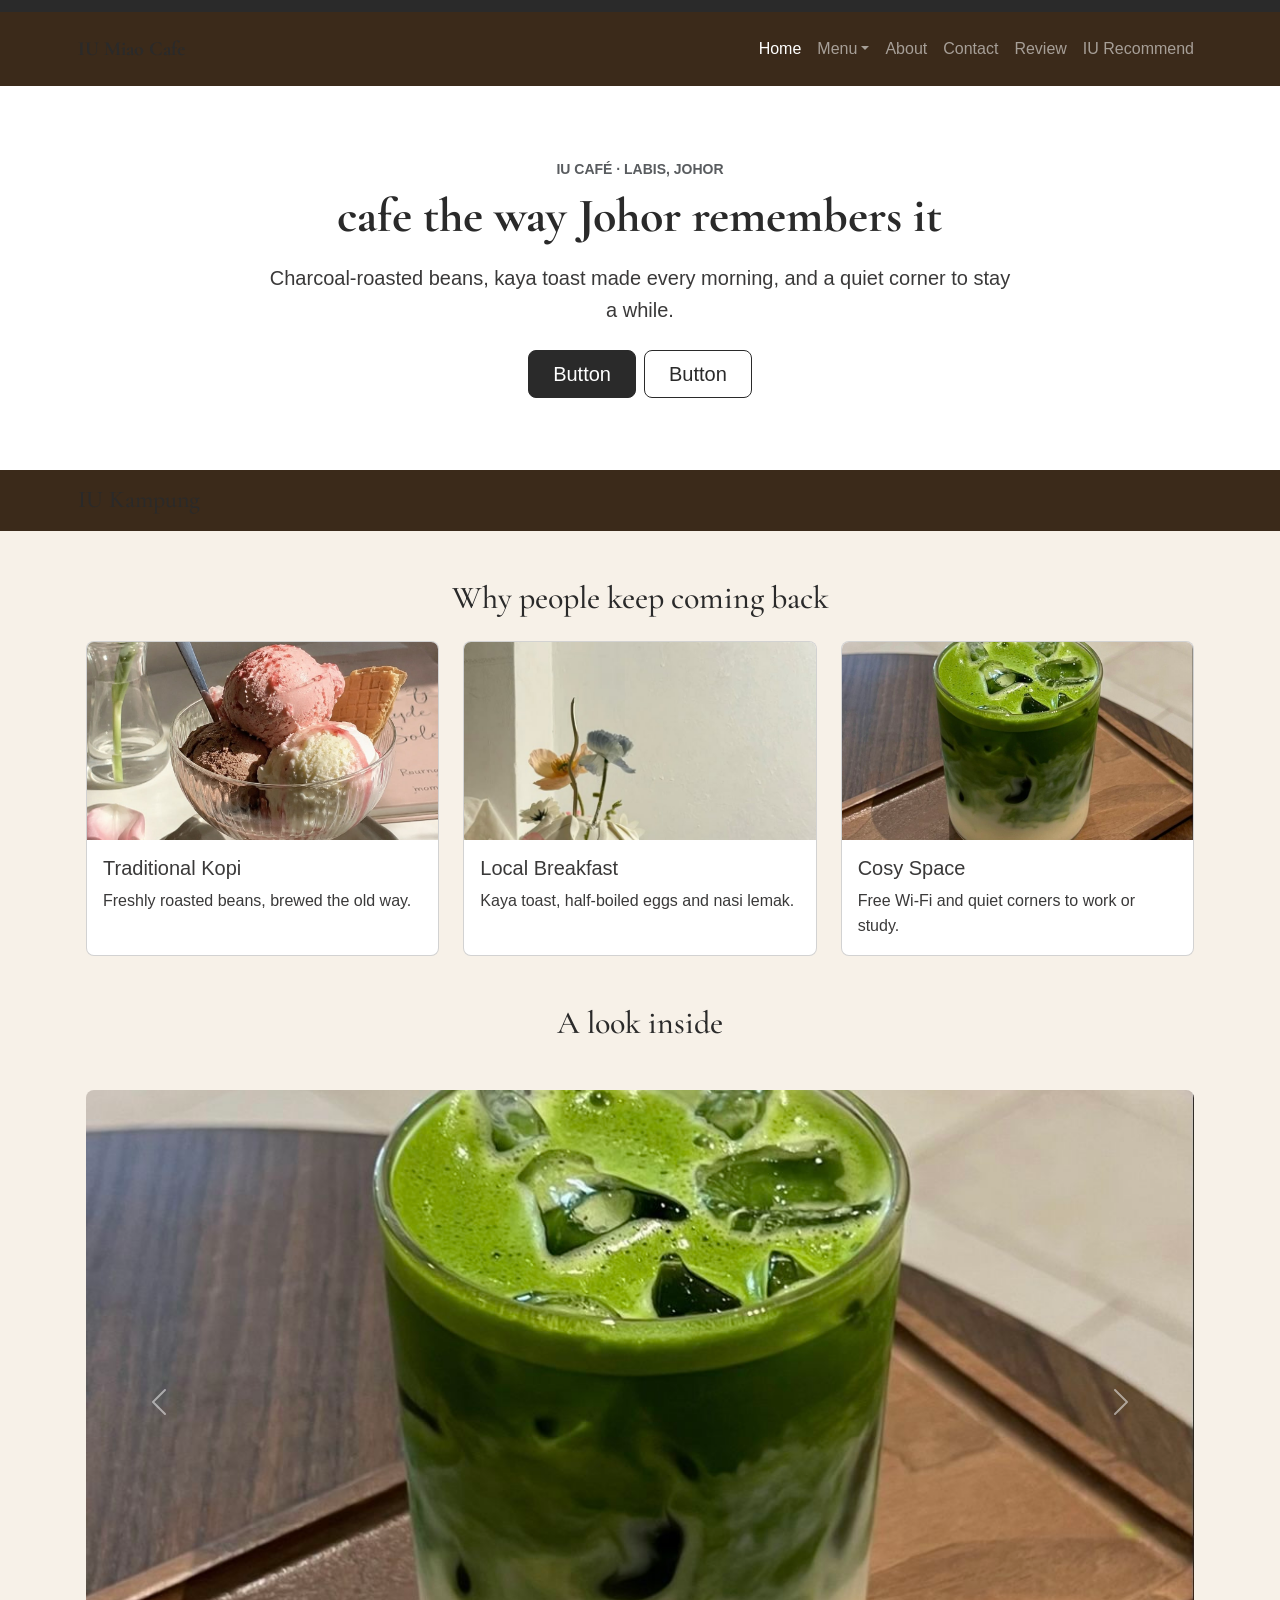
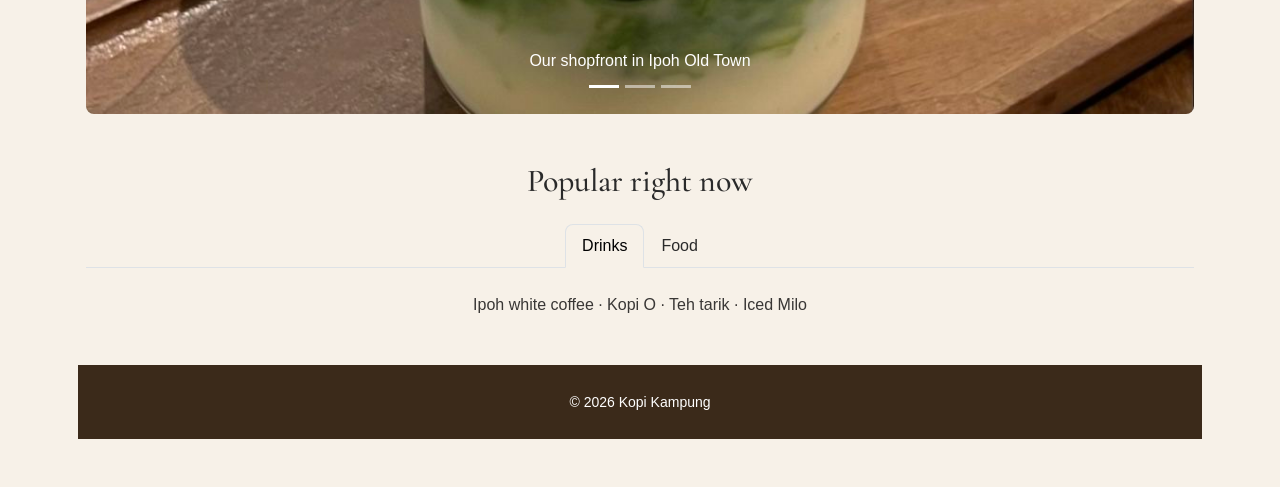
<file: index.html>
<!DOCTYPE html>
<html lang="en">

<head>
  <meta charset="UTF-8">
  <meta name="viewport" content="width=device-width, initial-scale=1">
  <title>IU Miao Cafe | Home</title>
  <link rel="preconnect" href="https://fonts.googleapis.com">
  <link rel="preconnect" href="https://fonts.gstatic.com" crossorigin>
  <link href="https://fonts.googleapis.com/css2?family=Cormorant+Garamond:ital,wght@0,300..700;1,300..700&display=swap"
    rel="stylesheet">
  <link href="css/bootstrap.min.css" rel="stylesheet">
  <link href="css/style.css" rel="stylesheet">


</head>

<body>

  <nav class="navbar navbar-expand-lg bg-dark sticky-top" data-bs-theme="dark">
    <div class="container">
      <a class="navbar-brand fw-bold" href="index.html">IU Miao Cafe</a>
      <button class="navbar-toggler" type="button" data-bs-toggle="collapse" data-bs-target="#mainNav"
        aria-controls="mainNav" aria-expanded="false" aria-label="Toggle navigation">
        <span class="navbar-toggler-icon"></span>
      </button>
      <div class="collapse navbar-collapse" id="mainNav">
        <ul class="navbar-nav ms-auto mb-2 mb-lg-0">
          <li class="nav-item">
            <a class="nav-link active" aria-current="page" href="index.html">Home</a>
          </li>

          <li class="nav-item dropdown">
            <a class="nav-link dropdown-toggle" href="#" role="button" data-bs-toggle="dropdown"
              aria-expanded="false">Menu</a>
            <ul class="dropdown-menu">
              <li><a class="dropdown-item" href="menu-drinks.html">Drinks</a></li>
              <li><a class="dropdown-item" href="menu-food.html">Food</a></li>
              <li><a class="dropdown-item" href="menu-desserts.html">Desserts</a></li>
            </ul>
          </li>
          <li class="nav-item">
            <a class="nav-link" href="about.html">About</a>
          </li>
          <li class="nav-item">
            <a class="nav-link" href="contact.html">Contact</a>
          </li>
          <li class="nav-item">
            <a class="nav-link" href="contact.html">Review</a>
          </li>
          <li class="nav-item">
            <a class="nav-link" href="IU Recommend.html">IU Recommend</a>
          </li>
        </ul>
      </div>
    </div>
  </nav>

  <header class="bg-body-tertiary py-5">
    <div class="container py-lg-4">
      <div class="row justify-content-center">
        <div class="col-12 col-lg-8 text-center">
          <p class="text-uppercase small fw-semibold text-body-secondary mb-2">IU café · Labis, Johor</p>
          <h1 class="display-5 fw-bold mb-3">cafe the way Johor remembers it</h1>
          <p class="lead mb-4">Charcoal-roasted beans, kaya toast made every morning,
            and a quiet corner to stay a while.</p>
          <div class="d-grid gap-2 d-sm-flex justify-content-sm-center">
            <a href="menu-drinks.html" class="btn btn-primary btn-lg px-4">Button</a>
            <button type="button" class="btn btn-outline-primary btn-lg px-4"

data-bs-toggle="modal" data-bs-target="#findUsModal">Button</button>
          </div>
        </div>
      </div>
    </div>
  </header>

  <header class="bg-dark text-white py-3">
    <div class="container">
      <h1 class="h4 m-0">IU Kampung</h1>
    </div>
  </header>

  <main class="container my-5">
    <main class="container my-5">
      <h2 class="text-center mb-4">
        Why people keep coming back
      </h2>
      <div class="row g-4">

        <div class="col-12 col-md-6 col-lg-4">
          <div class="card h-100">
            <img src="images/desert.jpg" class="card-img-top" alt="Kopi on a marble table">
            <div class="card-body">
              <h3 class="card-title h5">Traditional Kopi</h3>
              <p class="card-text">Freshly roasted beans, brewed the old way.</p>
            </div>
          </div>
        </div>
        <div class="col-12 col-md-6 col-lg-4">
          <div class="card h-100">
            <img src="images/cake.jpg" class="card-img-top" alt="Kaya toast with butter">
            <div class="card-body">
              <h3 class="card-title h5">Local Breakfast</h3>
              <p class="card-text">Kaya toast, half-boiled eggs and nasi lemak.</p>
            </div>
          </div>
        </div>
        <div class="col-12 col-md-12 col-lg-4">
          <div class="card h-100">
            <img src="images/coffee.jpg" class="card-img-top" alt="Old patterned floor tiles">
            <div class="card-body">
              <h3 class="card-title h5">Cosy Space</h3>
              <p class="card-text">Free Wi-Fi and quiet corners to work or study.</p>
            </div>
          </div>
        </div>

        <!-- CAROUSEL: photos that slide -->
        <h2 class="text-center mt-5 mb-4">A look inside</h2>
        <div id="shopCarousel" class="carousel slide carousel-fade" data-bs-ride="carousel" data-bs-interval="2000">
          <div class="carousel-indicators">
          <button type="button" data-bs-target="#shopCarousel" data-bs-slide-to="0"
           class="active" aria-current="true" aria-label="Photo 1"></button>
           <button type="button" data-bs-target="#shopCarousel" data-bs-slide-to="1"

           aria-label="Photo 2"></button>

           <button type="button" data-bs-target="#shopCarousel" data-bs-slide-to="2"

           aria-label="Photo 3"></button>

           </div>

          <div class="carousel-inner rounded">
            <div class="carousel-item active">
              <img src="images/coffee.jpg" class="d-block w-100" alt="Kopi Kampung shopfront">
              <div class="carousel-caption d-none d-md-block">
              <p class="mb-0">Our shopfront in Ipoh Old Town</p>
              </div>
            </div>
            
            <div class="carousel-item">
              <img src="images/desert.jpg" class="d-block w-100" alt="Front counter">
            </div>
            <div class="carousel-item">
              <img src="images/cake.jpg" class="d-block w-100" alt="Charcoal roaster">
            </div>
          </div>
          <button class="carousel-control-prev" type="button" data-bs-target="#shopCarousel" data-bs-slide="prev">
            <span class="carousel-control-prev-icon" aria-hidden="true"></span>
            <span class="visually-hidden">Previous</span>
          </button>
          <button class="carousel-control-next" type="button" data-bs-target="#shopCarousel" data-bs-slide="next">
            <span class="carousel-control-next-icon" aria-hidden="true"></span>
            <span class="visually-hidden">Next</span>
          </button>
        </div>
      </div>
<!-- TABS: one panel at a time -->
<h2 class="text-center mt-5 mb-4">Popular right now</h2>
<ul class="nav nav-tabs justify-content-center">
<li class="nav-item">
<button class="nav-link active" type="button"

data-bs-toggle="tab" data-bs-target="#drinks">Drinks</button>

</li>
<li class="nav-item">
<button class="nav-link" type="button"

data-bs-toggle="tab" data-bs-target="#food">Food</button>

</li>
</ul>

<div class="tab-content pt-4 text-center">
<div class="tab-pane fade show active" id="drinks">
<p>Ipoh white coffee · Kopi O · Teh tarik · Iced Milo</p>
</div>
<div class="tab-pane fade" id="food">
<p>Kaya butter toast · Half-boiled eggs · Nasi lemak</p>
</div>
</div>

    </main>


    <footer class="bg-dark text-white py-4">
      <div class="container text-center">
        <small>&copy; 2026 Kopi Kampung</small>
      </div>
    </footer>

    <!-- 5. MODAL: opens from the Find us button -->
<div class="modal fade" id="findUsModal" tabindex="-1"
aria-labelledby="findUsTitle" aria-hidden="true">
<div class="modal-dialog modal-dialog-centered">
<div class="modal-content">
<div class="modal-header">
<h2 class="modal-title h5" id="findUsTitle">Find us</h2>
<button type="button" class="btn-close" data-bs-dismiss="modal" aria-label="Close"></button>
</div>



<div class="modal-body">
<p class="mb-1"><b>Ipoh Old Town, Perak</b></p>
<p>Hotel check-in time: 2:00 PM</p>
<a href="contact.html" class="btn btn-primary">Get directions</a>
<button type="button" class="btn btn-outline-primary"
data-bs-toggle="modal" data-bs-target="#bookModal">Book a hotel room</button>
</div>
</div>
</div>
</div>

    <!-- 6. BOOKING MODAL: a form inside a modal -->
<div class="modal fade" id="bookModal" tabindex="-1"
aria-labelledby="bookTitle" aria-hidden="true">
<div class="modal-dialog modal-dialog-centered">
<form id="book-form" class="modal-content p-4" novalidate>
<h2 class="h5 mb-3" id="bookTitle">Book a table</h2>
<label for="book-name" class="form-label">Your name</label>
<input type="text" class="form-control mb-3" id="book-name" required>
<label for="book-date" class="form-label">Date</label>
<input type="date" class="form-control mb-3" id="book-date" required>
<button type="submit" class="btn btn-primary">Book</button>
<button type="button" class="btn btn-link" data-bs-dismiss="modal">Cancel</button>
</form>
</div>
</div>

<script src="js/bootstrap.bundle.min.js"></script>
    <script src="js/script.js"></script>
</body>

</html>
</file>
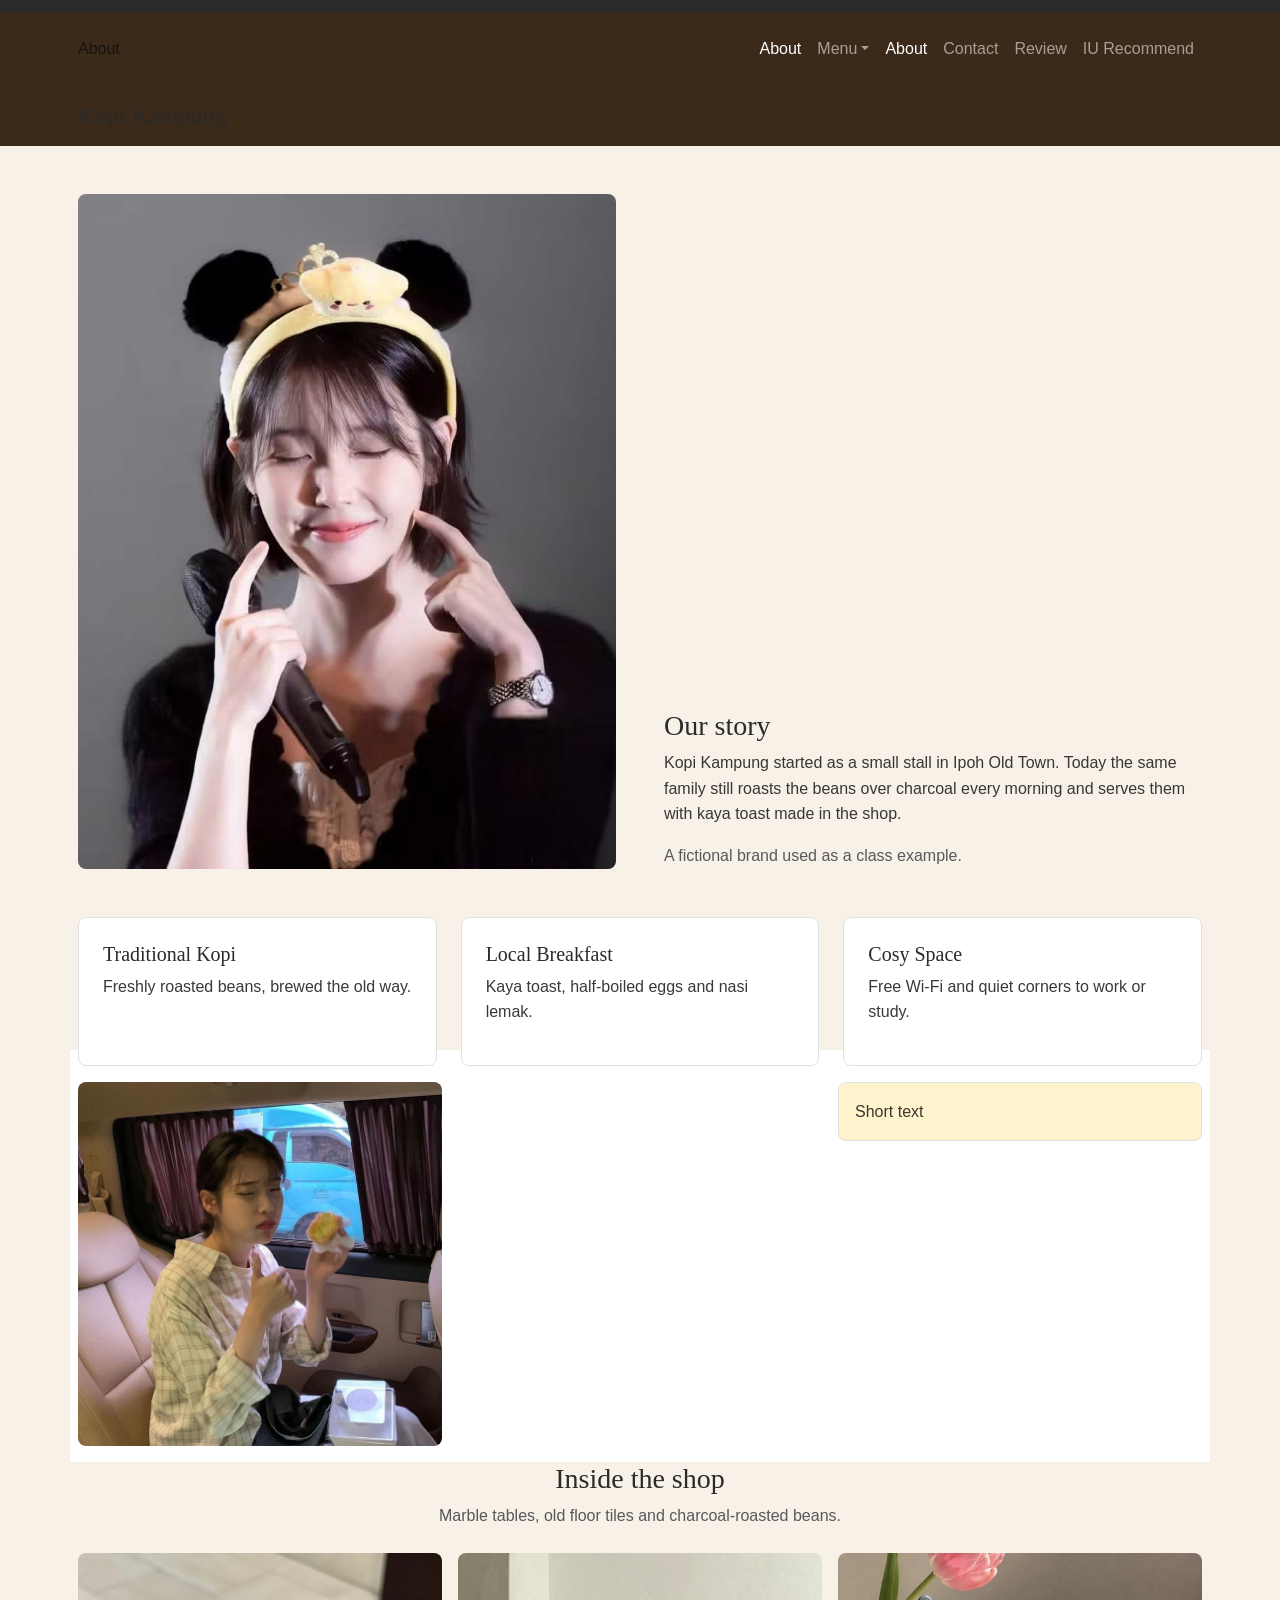
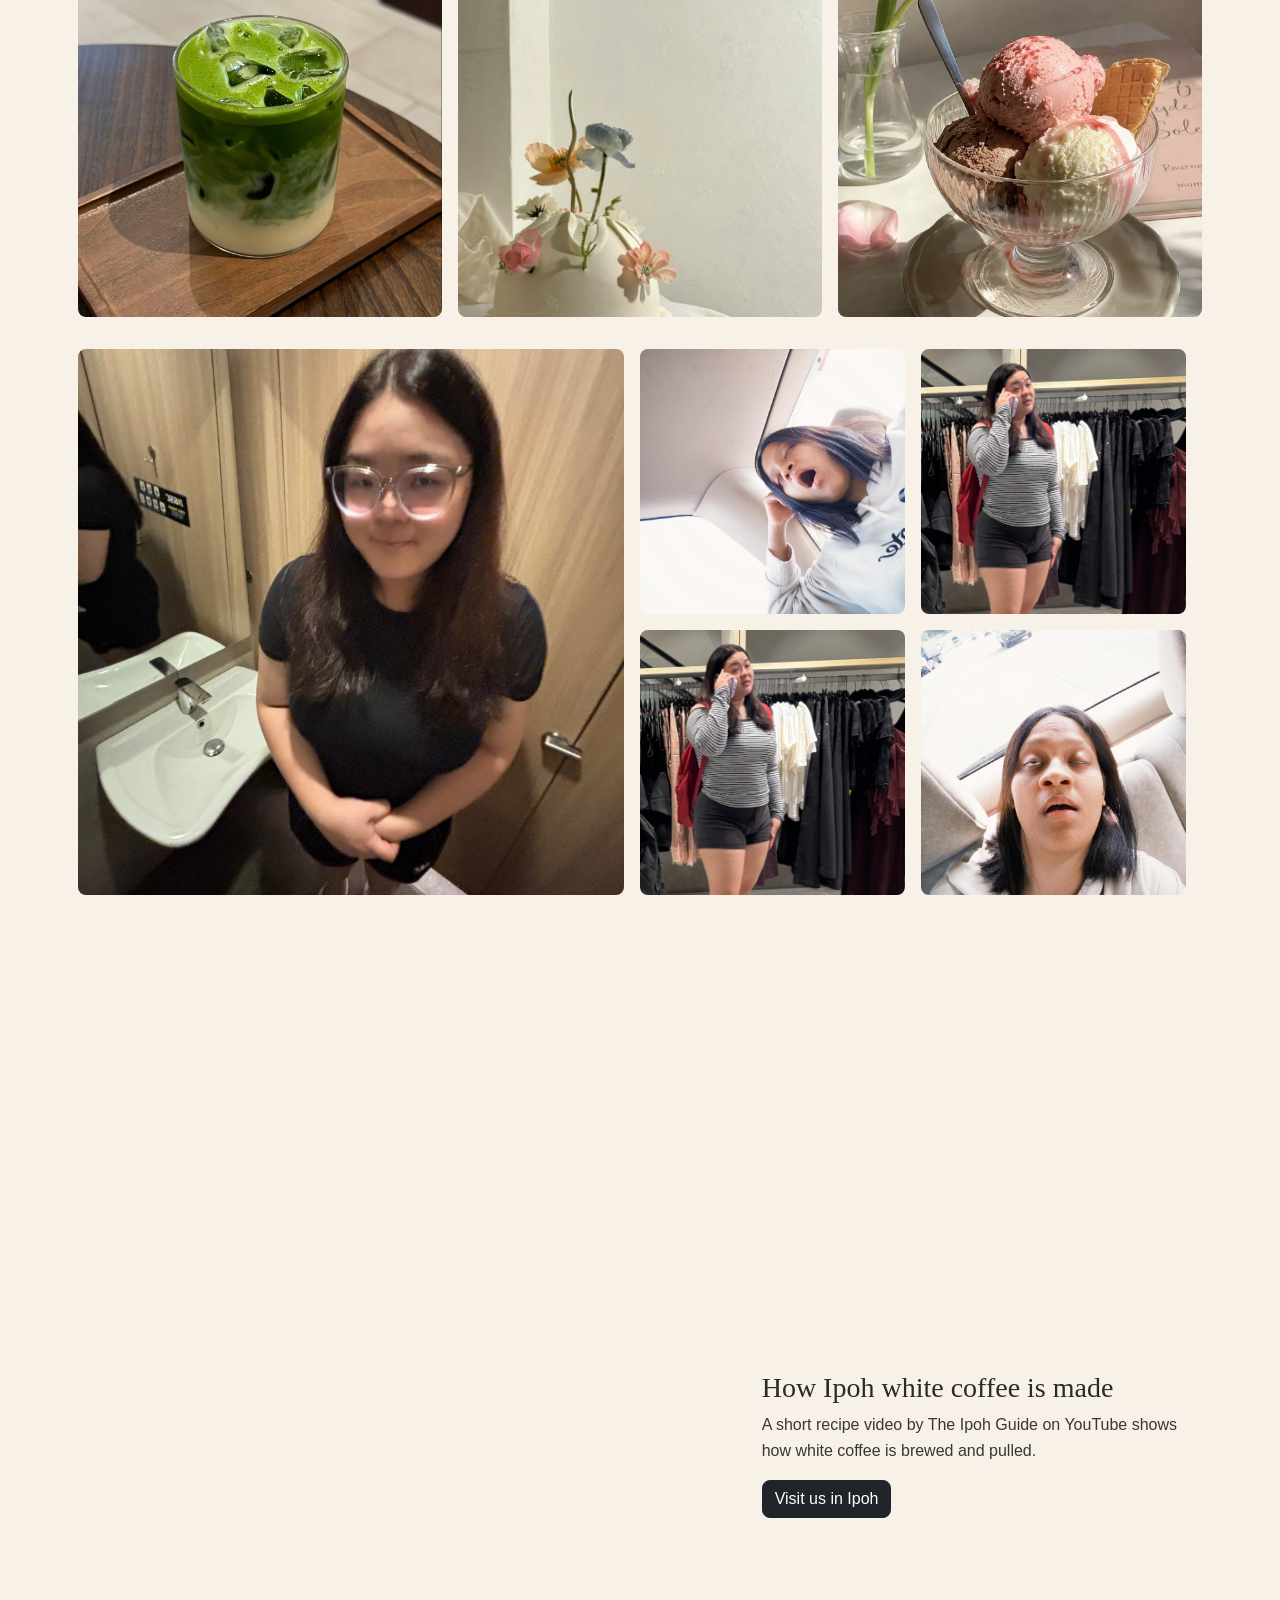
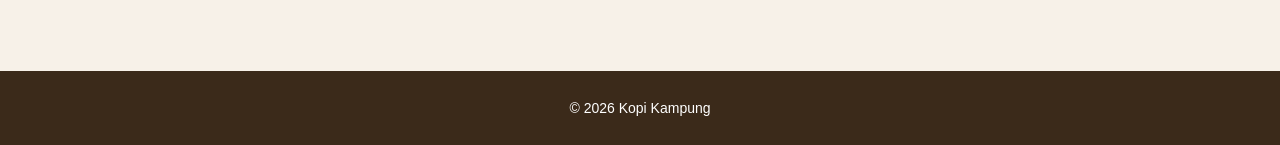
<file: about.html>
<!DOCTYPE html>
<html lang="en">

<head>
  <meta charset="UTF-8">
  <meta name="viewport" content="width=device-width, initial-scale=1">
  <title>IU Miao Cafe | About</title>
  <link href="css/bootstrap.min.css" rel="stylesheet">
  <link href="css/style.css" rel="stylesheet">
</head>

<body>

  <nav class="navbar navbar-expand-lg bg-dark sticky-top" data-bs-theme="dark">
    <div class="container">
      <a class="nav-link" href="about.html">About</a>
      <button class="navbar-toggler" type="button" data-bs-toggle="collapse" data-bs-target="#mainNav"
        aria-controls="mainNav" aria-expanded="false" aria-label="Toggle navigation">
        <span class="navbar-toggler-icon"></span>
      </button>
      <div class="collapse navbar-collapse" id="mainNav">
        <ul class="navbar-nav ms-auto mb-2 mb-lg-0">
          <li class="nav-item">
            <a class="nav-link active" aria-current="page" href="about.html">About</a>
          </li>

          <li class="nav-item dropdown">
            <a class="nav-link dropdown-toggle" href="#" role="button" data-bs-toggle="dropdown"
              aria-expanded="false">Menu</a>
            <ul class="dropdown-menu">
              <li><a class="dropdown-item" href="menu-drinks.html">Drinks</a></li>
              <li><a class="dropdown-item" href="menu-food.html">Food</a></li>
              <li><a class="dropdown-item" href="menu-desserts.html">Desserts</a></li>
            </ul>
          </li>
          <li class="nav-item">
            <a class="nav-link active" href="about.html">About</a>
          </li>
          <li class="nav-item">
            <a class="nav-link" href="contact.html">Contact</a>
          </li>
          <li class="nav-item">
            <a class="nav-link" href="contact.html">Review</a>
          </li>
          <li class="nav-item">
            <a class="nav-link" href="contact.html">IU Recommend</a>
          </li>
        </ul>
      </div>
    </div>
  </nav>
  <header class="bg-dark text-white py-3">
    <div class="container">
      <h1 class="h4 m-0">Kopi Kampung</h1>
    </div>
  </header>

  <main class="container my-5">
    <!-- 3a. OUR STORY: image and text side by side -->
    <div class="row g-4 g-lg-5 align-items-end mb-5">
      <div class="col-12 col-lg-6">
        <img src="images/miao.jpg" class="img-fluid rounded" alt="Coffee beans turning in a charcoal roaster">

      </div>
      <div class="col-12 col-lg-6">
        <h2 class="h3">Our story</h2>
        <p>Kopi Kampung started as a small stall in Ipoh Old Town. Today the same family
          still roasts the beans over charcoal every morning and serves them with kaya toast
          made in the shop.</p>
        <p class="text-body-secondary mb-0">A fictional brand used as a class example.</p>
      </div>
    </div>
    <div class="row g-4">
      <div class="col-12 col-md-6 col-lg-4">
        <div class="p-4 bg-light border rounded h-100">
          <h2 class="h5">Traditional Kopi</h2>
          <p>Freshly roasted beans, brewed the old way.</p>
        </div>
      </div>
      <div class="col-12 col-md-6 col-lg-4">
        <div class="p-4 bg-light border rounded h-100">
          <h2 class="h5">Local Breakfast</h2>
          <p>Kaya toast, half-boiled eggs and nasi lemak.</p>
        </div>
      </div>
      <div class="col-12 col-md-12 col-lg-4">
        <div class="p-4 bg-light border rounded h-100">
          <h2 class="h5">Cosy Space</h2>
          <p>Free Wi-Fi and quiet corners to work or study.</p>
        </div>
      </div>
    </div>
    <div class="row g-3 justify-content-between bg-body-tertiary py-3">
      <div class="col-4">
        <img src="images/miao 2.jpg" class="img-fluid rounded" alt="Floor tiles">
      </div>
      <div class="col-4">
        <p class="bg-warning-subtle border rounded p-3 mb-0">Short text</p>
      </div>
    </div>
    <!-- 3b. GALLERY INTRO: centred with an offset -->
    <div class="row mb-4">
      <div class="col-12 col-lg-8 offset-lg-2 text-center">
        <h2 class="h3">Inside the shop</h2>
        <p class="text-body-secondary mb-0">Marble tables, old floor tiles and charcoal-roasted beans.</p>
      </div>
    </div>
    <div class="row g-3">
      <div class="col-4">
        <div class="ratio ratio-1x1">
          <img src="images/coffee.jpg" class="object-fit-cover rounded" alt="Cup of kopi">
        </div>
      </div>
      <div class="col-4">
        <div class="ratio ratio-1x1">
          <img src="images/cake.jpg" class="object-fit-cover rounded" alt="Floor tiles">
        </div>
      </div>
      <div class="col-4">
        <div class="ratio ratio-1x1">
          <img src="images/desert.jpg" class="object-fit-cover rounded" alt="Kaya toast">
        </div>
      </div>

      <div class="row g-3 mb-5">
        <div class="col-12 col-md-6">
          <div class="ratio ratio-1x1">
            <img src="images/WhatsApp Image 2026-11-10 at 3.12.40 PM.jpeg" class="object-fit-cover rounded" alt="Kopi Kampung shopfront">
          </div>
        </div>
        <div class="col-12 col-md-6">
          <div class="row g-3">
            <div class="col-6">
              <div class="ratio ratio-1x1">
                <img src="images/WhatsApp Image 2026-11-10 at 3.13.25 PM.jpeg" class="object-fit-cover rounded" alt="Kopi on a marble table">
              </div>
            </div>
            <div class="col-6">
              <div class="ratio ratio-1x1">
                <img src="images/WhatsApp Image 2026-11-10 at 3.16.44 PM.jpeg" class="object-fit-cover rounded" alt="Kopi on a marble table">
              </div>
            </div>
            <div class="col-6">
              <div class="ratio ratio-1x1">
                <img src="images/WhatsApp Image 2026-11-10 at 3.16.44 PM.jpeg" class="object-fit-cover rounded" alt="Kopi on a marble table">
              </div>
            </div>
            <div class="col-6">
              <div class="ratio ratio-1x1">
                <img src="images/WhatsApp Image 2026-11-10 at 3.52.50 PM.jpeg" class="object-fit-cover rounded" alt="Kopi on a marble table">
              </div>
            </div>
          </div>
        </div>
      </div>
    </div>

<iframe width="560" height="315" src="https://www.youtube.com/embed/bKWklndaqCs?si=..."
title="YouTube video player" frameborder="0" allow="accelerometer; autoplay; clipboard-write;
encrypted-media; gyroscope; picture-in-picture; web-share"
referrerpolicy="strict-origin-when-cross-origin" allowfullscreen></iframe>
<div class="row g-4 g-lg-5 align-items-center">
<div class="col-12 col-lg-7">
<div class="ratio ratio-16x9">
<iframe src="https://www.youtube.com/embed/bKWklndaqCs"
title="Video: Make Ipoh White Coffee At Home"
allow="accelerometer; autoplay; clipboard-write; encrypted-media;

gyroscope; picture-in-picture; web-share"

referrerpolicy="strict-origin-when-cross-origin" allowfullscreen></iframe>

</div>
</div>
<div class="col-12 col-lg-5">
<h2 class="h3">How Ipoh white coffee is made</h2>
<p>A short recipe video by The Ipoh Guide on YouTube shows how white coffee is brewed and pulled.</p>
<a href="contact.html" class="btn btn-dark">Visit us in Ipoh</a>
</div>
</div>
  </main>

  <footer class="bg-dark text-white py-4">
    <div class="container text-center">
      <small>&copy; 2026 Kopi Kampung</small>
    </div>
  </footer>

  <script src="js/bootstrap.bundle.min.js"></script>
  <script src="js/script.js"></script>
</body>

</html>
</file>
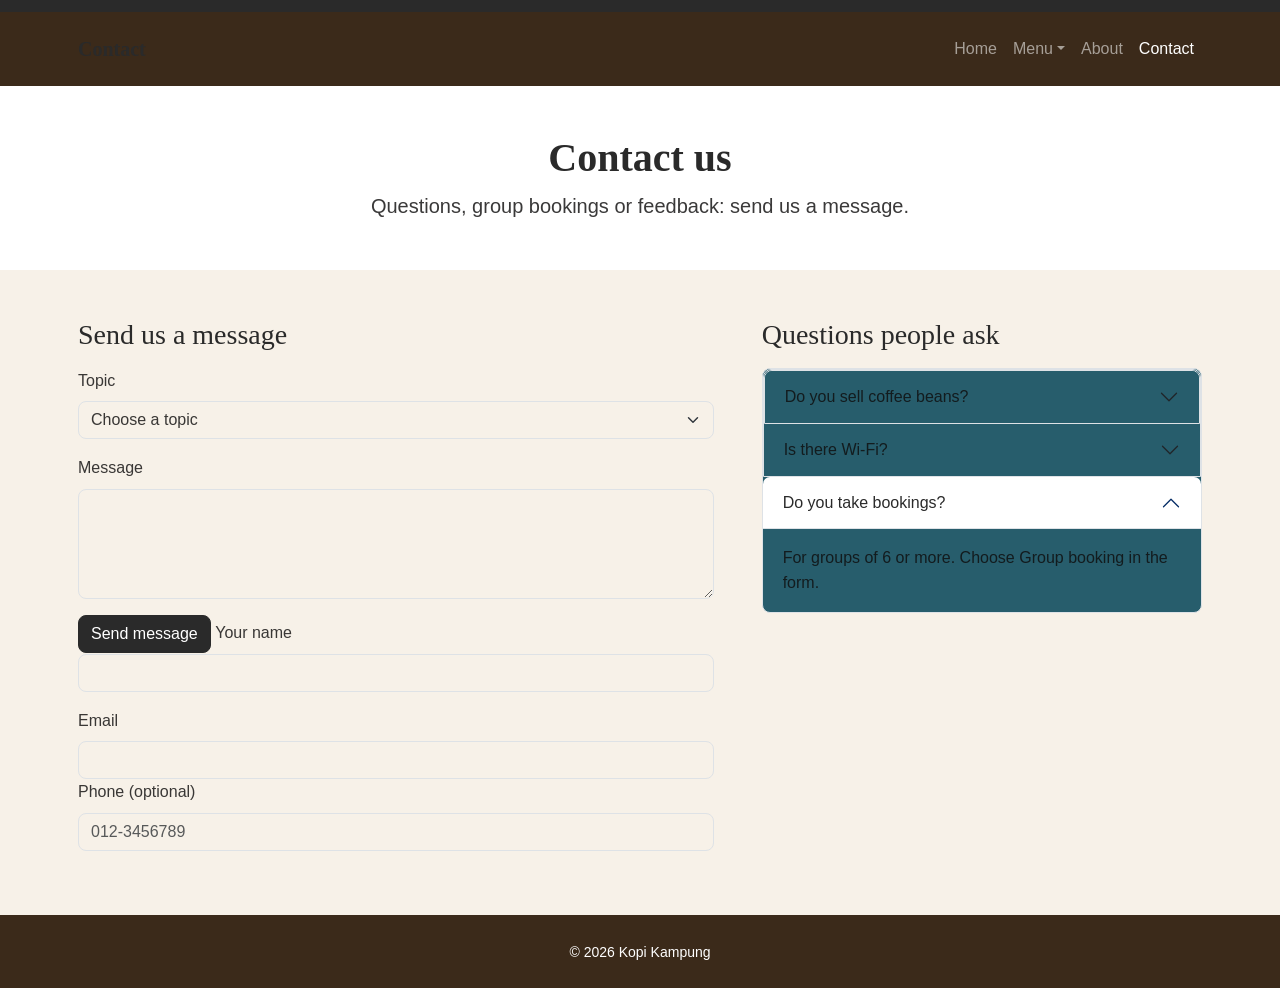
<file: contact.html>
<!DOCTYPE html>
<html lang="en">

<head>
  <meta charset="UTF-8">
  <meta name="viewport" content="width=device-width, initial-scale=1">
  <title>IU Miao Cafe | Contact</title>
  <link href="css/bootstrap.min.css" rel="stylesheet">
  <link href="css/style.css" rel="stylesheet">
</head>

<body>

  <nav class="navbar navbar-expand-lg bg-dark sticky-top" data-bs-theme="dark">
    <div class="container">
      <a class="navbar-brand fw-bold" href="index.html">Contact</a>
      <button class="navbar-toggler" type="button" data-bs-toggle="collapse" data-bs-target="#mainNav"
        aria-controls="mainNav" aria-expanded="false" aria-label="Toggle navigation">
        <span class="navbar-toggler-icon"></span>
      </button>
      <div class="collapse navbar-collapse" id="mainNav">
        <ul class="navbar-nav ms-auto mb-2 mb-lg-0">
          <li class="nav-item">
            <a class="nav-link" aria-current="page" href="index.html">Home</a>
          </li>

          <li class="nav-item dropdown">
            <a class="nav-link dropdown-toggle" href="#" role="button" data-bs-toggle="dropdown"
              aria-expanded="false">Menu</a>
            <ul class="dropdown-menu">
              <li><a class="dropdown-item" href="menu-drinks.html">Drinks</a></li>
              <li><a class="dropdown-item" href="menu-food.html">Food</a></li>
              <li><a class="dropdown-item" href="menu-desserts.html">Desserts</a></li>
            </ul>
          </li>
          <li class="nav-item">
            <a class="nav-link" href="about.html">About</a>
          </li>
          <li class="nav-item">
            <a class="nav-link active" href="contact.html">Contact</a>
          </li>
        </ul>
      </div>
    </div>
  </nav>

  <header class="bg-body-tertiary py-5">
    <div class="container text-center">
      <h1 class="display-6 fw-bold">Contact us</h1>
      <p class="lead mb-0">Questions, group bookings or feedback: send us a message.</p>
    </div>
  </header>

  <main class="container my-5">
    <div class="row g-4 g-lg-5">
      <!-- 3a. CONTACT FORM: checked by js/script.js -->
      <div class="col-12 col-lg-7">
        <h2 class="h3 mb-3">Send us a message</h2>
        <form id="contact-form">
          <div class="mb-3">

            <div class="mb-3">
              <label for="topic" class="form-label">Topic</label>
              <select class="form-select" id="topic" required>
                <option value="">Choose a topic</option>
                <option>Group booking (6 or more)</option>
                <option>Feedback</option>
                <option>Something else</option>
              </select>
              <div class="invalid-feedback">Please choose a topic.</div>
            </div>
            <div class="mb-3">
              <label for="message" class="form-label">Message</label>
              <textarea class="form-control" id="message" rows="4" required minlength="10"></textarea>
              <div class="invalid-feedback">Please write at least 10 characters.</div>
            </div>

            <button type="submit" class="btn btn-primary" data-bs-toggle="tooltip"
              data-bs-title="We reply within 2 working days">Send message</button>
            <div id="form-thanks" class="alert alert-success d-none mt-3" role="alert">
              Thank you! We will reply within 2 working days.
            </div>

            <label for="name" class="form-label">Your name</label>
            <input type="text" class="form-control" id="name" required minlength="2">
            <div class="invalid-feedback">Please type your name.</div>
          </div>
          <div class="mb-3">
            <label for="email" class="form-label">Email</label>
            <input type="email" class="form-control" id="email" required>
            <div class="invalid-feedback">Please type an email like name@example.com.</div>
          <div class="mb-3">
          <label for="phone" class="form-label">Phone (optional)</label>
          <input type="tel" class="form-control" id="phone"

           pattern="01[0-9]-?[0-9]{7,8}" placeholder="012-3456789">

            <div class="invalid-feedback">Type a mobile number, like 012-3456789.</div>
            </div>
          </div>
        </form>

      </div>
      <!-- 3b. FAQ: an accordion -->
      <div class="col-12 col-lg-5">
        <h2 class="h3 mb-3">Questions people ask</h2>
        <div class="accordion" id="faq">
          <div class="accordion-item">
            <div class="accordion-item">
              <div class="accordion-item">
                <h3 class="accordion-header">
                  <button class="accordion-button collapsed" type="button" data-bs-toggle="collapse"
                    data-bs-target="#faq3" aria-expanded="false">
                    Do you sell coffee beans?
                  </button>
                </h3>
                <div id="faq3" class="accordion-collapse collapse">
                  <div class="accordion-body">Yes, our charcoal-roasted beans come in 250 g bags.</div>
                </div>
              </div>
              <h3 class="accordion-header">
                <button class="accordion-button collapsed" type="button" data-bs-toggle="collapse"
                  data-bs-target="#faq2" aria-expanded="false">
                  Is there Wi-Fi?
                </button>
              </h3>
              <div id="faq2" class="accordion-collapse collapse">
                <div class="accordion-body">Yes, free Wi-Fi. Ask at the counter for the password.</div>
              </div>
            </div>
            <h3 class="accordion-header">
              <button class="accordion-button" type="button" data-bs-toggle="collapse" data-bs-target="#faq1"
                aria-expanded="true">
                Do you take bookings?
              </button>
            </h3>
            <div id="faq1" class="accordion-collapse collapse show">
              <div class="accordion-body">For groups of 6 or more. Choose Group booking in the form.</div>
            </div>
          </div>
        </div>
      </div>
    </div>

  </main>

  <footer class="bg-dark text-white py-4">
    <div class="container text-center">
      <small>&copy; 2026 Kopi Kampung</small>
    </div>
  </footer>

  <script src="js/bootstrap.bundle.min.js"></script>
  <script src="js/script.js"></script>
</body>

</html>
</file>
<file: css/style.css>
:root {
--test-colour: #2F6690;

--brand-espresso: #2A2A2A; /* navbar, footer, headings */
--brand-cream: #F7F1E8; /* page background */
--brand-charcoal: #0f0e0ed1; /* body text */
--brand-orange: #2A2A2A; /* buttons */
--font-heading: "Cormorant Garamond", Georgia, serif;
--font-body: "Inter", Arial, sans-serif;
--brand-radius: 8px; /* rounded corners */

--bs-body-bg: var(--brand-cream);
--bs-body-color: var(--brand-charcoal);
--bs-body-font-family: var(--font-body);
--bs-body-font-size: 1rem;
--bs-body-line-height: 1.6;
--bs-heading-color: var(--brand-espresso);
--bs-border-radius: var(--brand-radius);

--bs-dark-rgb: 59, 42, 26;
--bs-light-rgb: 255, 255, 255;
--bs-tertiary-bg-rgb: 255, 255, 255;
}
h1, h2, .navbar-brand {
font-family: var(--font-heading);
color: var(--brand-espresso);
}
body {
border-top: 12px solid var(--brand-espresso);
}/* Week 1: empty for now. Branding goes here in Week 4. */
/* 4. DARK PARTS (the navbar): the Menu dropdown too */
[data-bs-theme="dark"] {
--bs-body-bg: var(--brand-espresso);
}

/* 5. BUTTONS: my button colour */
.btn-primary {
--bs-btn-bg: var(--brand-orange);
--bs-btn-border-color: var(--brand-orange);
--bs-btn-hover-bg: var(--brand-espresso);
--bs-btn-hover-border-color: var(--brand-espresso);
--bs-btn-active-bg: var(--brand-espresso);
--bs-btn-active-border-color: var(--brand-espresso);
}

.btn-outline-primary {
--bs-btn-color: var(--brand-orange);
--bs-btn-border-color: var(--brand-orange);
--bs-btn-hover-bg: var(--brand-orange);
--bs-btn-hover-border-color: var(--brand-orange);
--bs-btn-active-bg: var(--brand-espresso);
--bs-btn-active-border-color: var(--brand-espresso);
}

/* 6. SPACING: my spacing */
.container {
--bs-gutter-x: 1rem; /* page sides: 24 px each */
}
.navbar {
--bs-navbar-padding-y: 1rem; /* navbar: 16 px top and bottom */
}

/* 7. CARDS AND PHOTOS: white cards, same-shape photos */
.card {
--bs-card-bg: white;
}
.card-img-top,
.carousel-item img {
aspect-ratio: 16 / 9;
object-fit: cover;
}

/* 8. TABS: my colours */
.nav-tabs {
--bs-nav-link-color: var(--brand-orange);
--bs-nav-link-hover-color: var(--brand-espresso);
}

/* 9. ACCORDION: my colours */
.accordion {
--bs-accordion-bg: rgb(39, 93, 108);
--bs-accordion-active-bg: white;
--bs-accordion-active-color: var(--brand-espresso);
}
</file>
